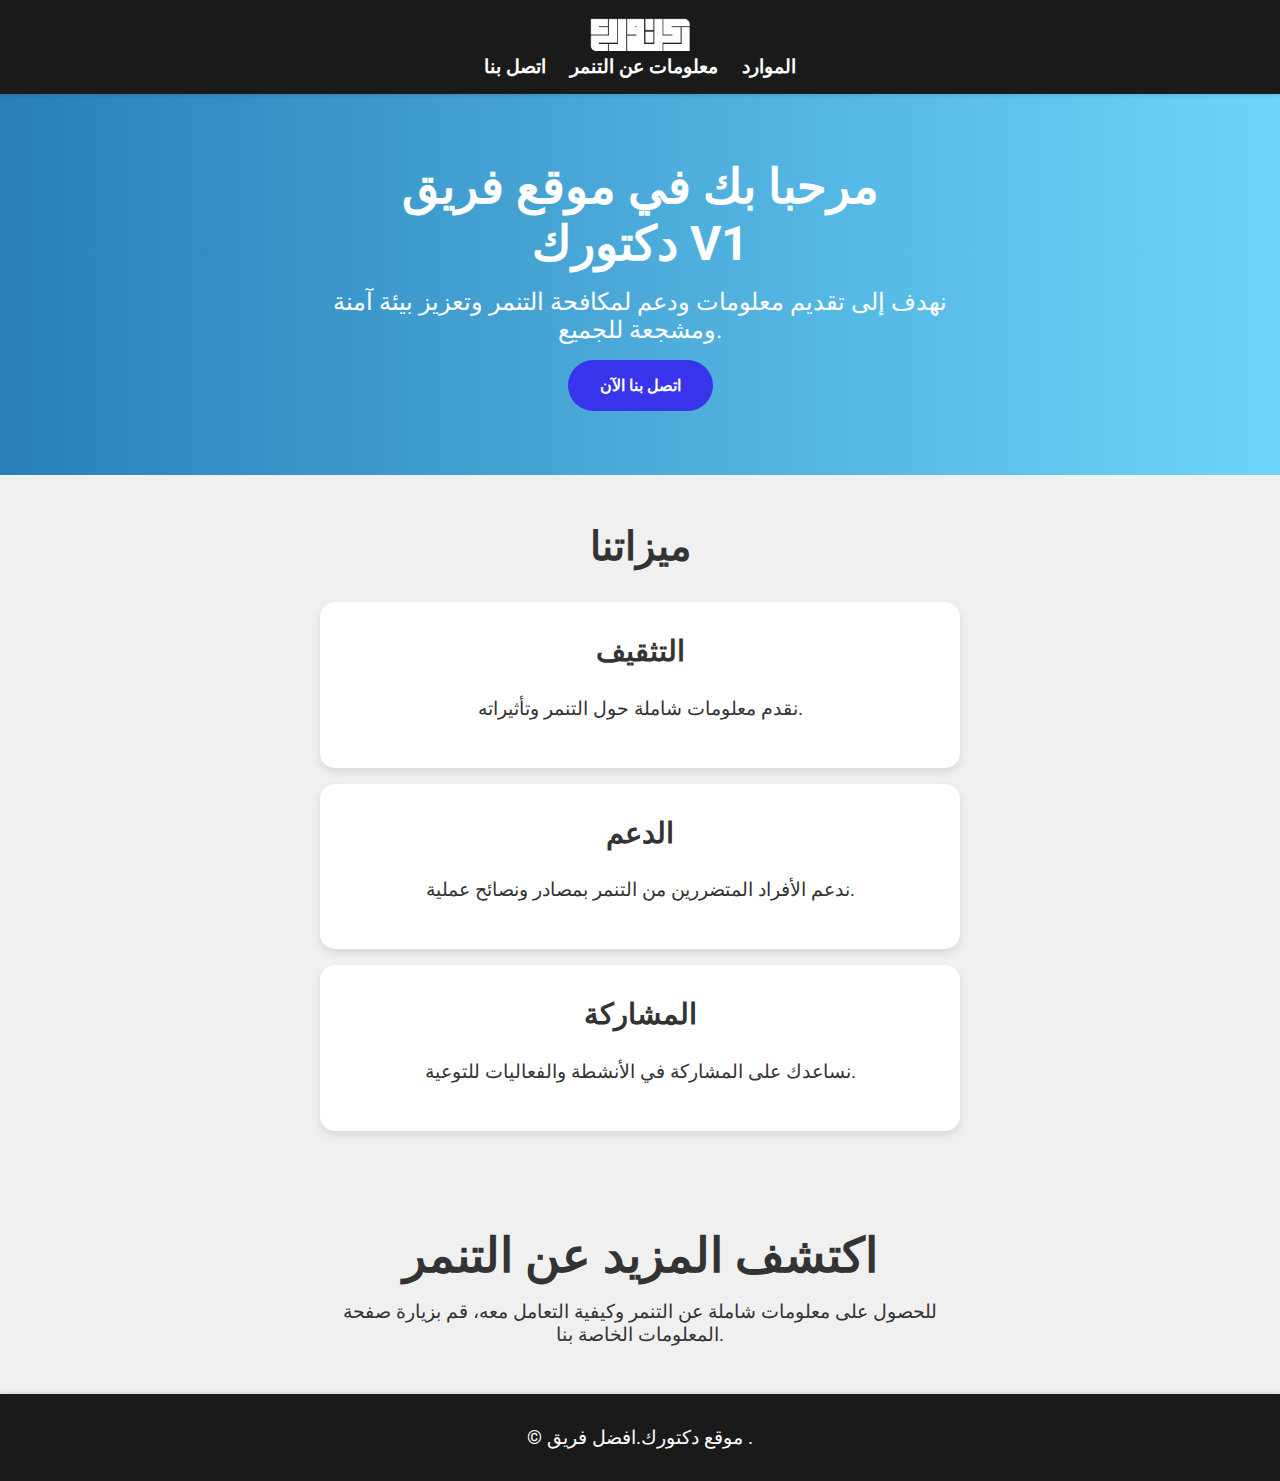
<file: index.html>
<!DOCTYPE html>
<html lang="ar">
<head>
    <meta charset="UTF-8">
    <meta name="viewport" content="width=device-width, initial-scale=1.0">
    <title>موقع فريق فالكون - الصفحة الرئيسية</title>
    <link rel="stylesheet" href="styles.css">
    <link href="https://fonts.googleapis.com/css2?family=Roboto:wght@400;700&display=swap" rel="stylesheet">
</head>
<body>
    <header>
        
        <div class="container">
            <img class="logo"  src="اللوجو.png" alt="الوجو" >
            
            <nav>
                <ul>
                     <li><a href="contact.html">اتصل بنا</a></li>
                  <li><a href="details.html">معلومات عن التنمر</a></li>
                    <li><a href="resources.html">الموارد</a></li>
                  
                    
                     
                   
                </ul>
            </nav>
        </div>
    </header>

    <section id="hero">
        <div class="container">
            <h2>مرحبا بك في موقع فريق  دكتورك V1</h2>
            <p>نهدف إلى تقديم معلومات ودعم لمكافحة التنمر وتعزيز بيئة آمنة ومشجعة للجميع.</p>
            <a href="contact.html" class="btn-primary">اتصل بنا الآن</a>
        </div>
    </section>

    <section id="features">
        <div class="container">
            <h2>ميزاتنا</h2>
            <div  id="education" class="feature-item clickable-div" >
                <h3>التثقيف</h3>
                <p>نقدم معلومات شاملة حول التنمر وتأثيراته.</p>
            </div>
            <div  id="support" class="feature-item clickable-div">
                <h3>الدعم</h3>
                <p>ندعم الأفراد المتضررين من التنمر بمصادر ونصائح عملية.</p>
            </div>
            <div id="participation" class="feature-item clickable-div">
                <h3>المشاركة</h3>
                <p>نساعدك على المشاركة في الأنشطة والفعاليات للتوعية.</p>
            </div>
        </div>
    </section>

    <section id="cta">
        <div class="container">
            <div id="info-section" class="clickable-div">
                <h2>اكتشف المزيد عن التنمر</h2>
                <p>للحصول على معلومات شاملة عن التنمر وكيفية التعامل معه، قم بزيارة صفحة المعلومات الخاصة بنا.</p>
            </div>
        </div>
    </section>

    <footer>
        <div class="container">
            <p>&copy; موقع دكتورك.افضل فريق .</p>
        </div>
    </footer>

    <script>
        document.getElementById('education').addEventListener('click', function() {
            window.location.href = 'details.html';
        });

        document.getElementById('support').addEventListener('click', function() {
            window.location.href = 'contact.html';
        });

        document.getElementById('participation').addEventListener('click', function() {
            window.location.href = 'participation.html';
        });

        document.getElementById('info-section').addEventListener('click', function() {
            window.location.href = href ='details.html';
        });
    </script>
</body>
</html>
</file>
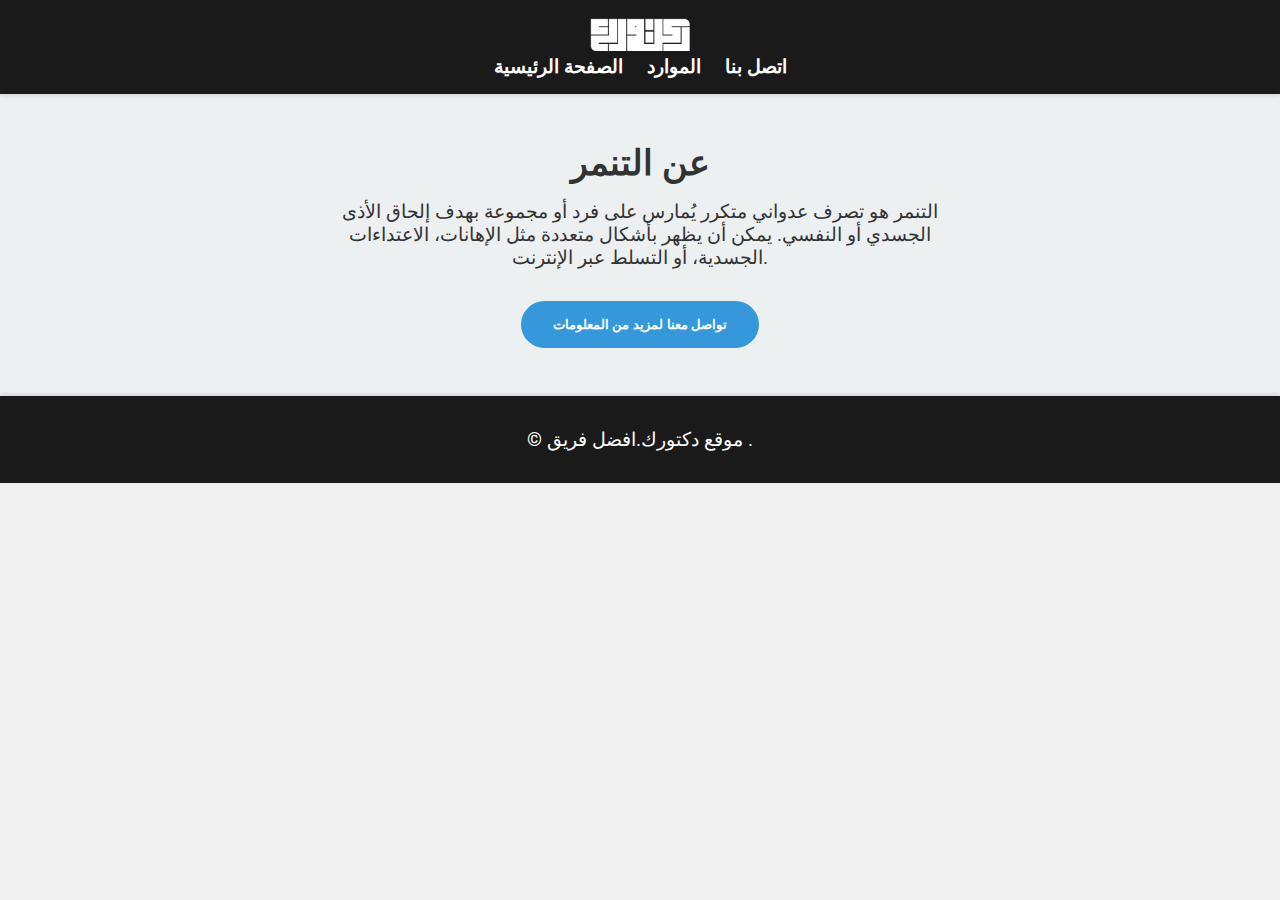
<file: about.html>
<!DOCTYPE html>
<html lang="ar">
<head>
    <meta charset="UTF-8">
    <meta name="viewport" content="width=device-width, initial-scale=1.0">
    <title>موقع دكتورك - معلومات عن التنمر</title>
    <link rel="stylesheet" href="styles.css">
    <link href="https://fonts.googleapis.com/css2?family=Roboto:wght@400;700&display=swap" rel="stylesheet">
</head>
<body>
    <header>
        <div class="container">
            <img class="logo"  src="اللوجو.png" alt="الوجو" >
            <nav>
                <ul>
                    <li><a href="index.html">الصفحة الرئيسية</a></li>
                    
                    <li><a href="resources.html">الموارد</a></li>
                    <li><a href="contact.html">اتصل بنا</a></li>
                </ul>
            </nav>
        </div>
    </header>

    <section id="about">
        <div class="container">
            <h2>عن التنمر</h2>
            <p>التنمر هو تصرف عدواني متكرر يُمارس على فرد أو مجموعة بهدف إلحاق الأذى الجسدي أو النفسي. يمكن أن يظهر بأشكال متعددة مثل الإهانات، الاعتداءات الجسدية، أو التسلط عبر الإنترنت.</p>
            <button onclick="window.location.href='contact.html'">تواصل معنا لمزيد من المعلومات</button>
        </div>
    </section>

    <footer>
        <div class="container">
            <p>&copy; موقع دكتورك.افضل فريق .</p>
        </div>
    </footer>
</body>
</html>
</file>
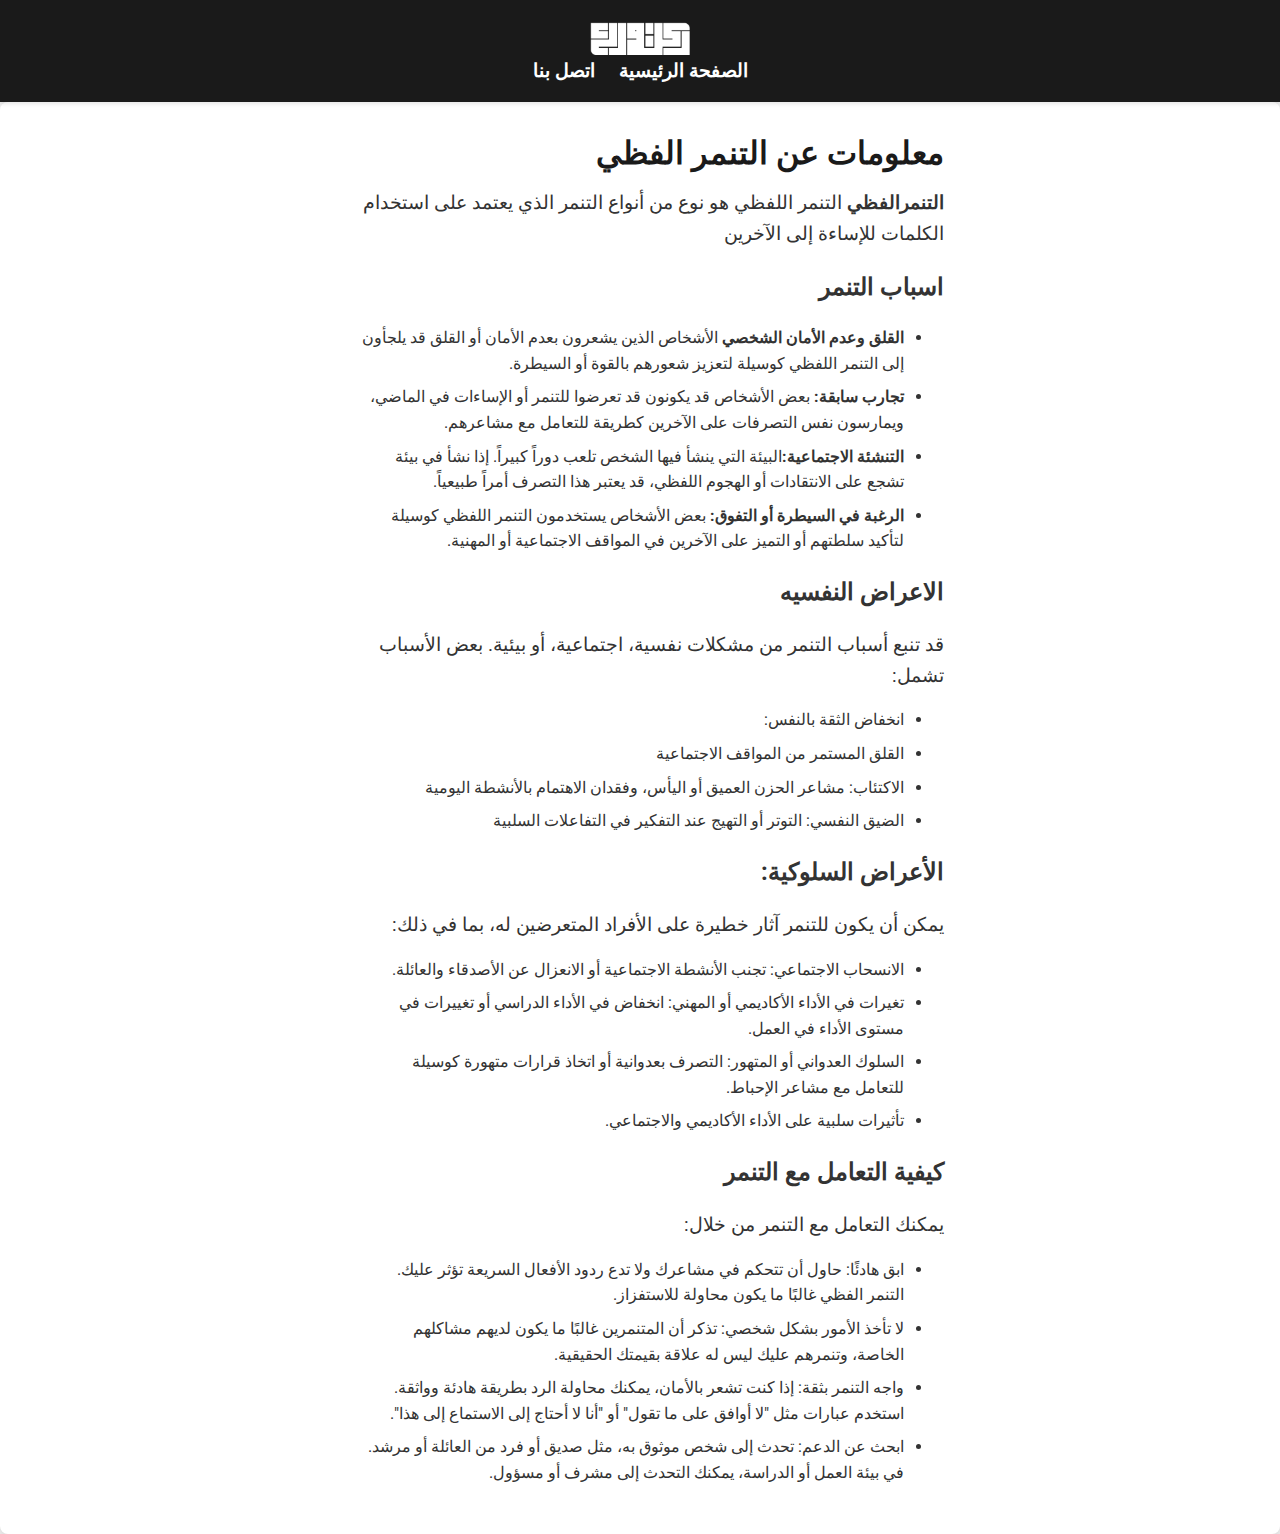
<file: buyyling1.html>
<!DOCTYPE html>
<html lang="ar">
<head>
    <meta charset="UTF-8">
    <meta name="viewport" content="width=device-width, initial-scale=1.0">
    <title>موقع دكتورك - معلومات عن التنمر</title>
    <link rel="stylesheet" href="styles.css">
    <link href="https://fonts.googleapis.com/css2?family=Roboto:wght@400;700&display=swap" rel="stylesheet">
    <style>
        body {
            direction: rtl;
            text-align: right;
            font-family: 'Roboto', sans-serif;
        }
        header, footer, section {
            margin: 0 auto;
            padding: 20px;
        }
        nav ul {
            list-style-type: none;
            padding: 0;
        }
        nav ul li {
            display: inline;
            margin-left: 10px;
        }
        nav ul li a {
            text-decoration: none;
            color: #333;
        }
        .container {
            width: 80%;
            margin: 0 auto;
        }
        .impact-card {
            margin: 20px 0;
        }
        .impact-card img {
            max-width: 100%;
            height: auto;
        }
    </style>
</head>
<body>
    <header>
        <div class="container">
            <img class="logo"  src="اللوجو.png" alt="الوجو" >
            <nav>
                <ul>
                    <li><a href="index.html">الصفحة الرئيسية</a></li>
                
                
                    <li><a href="contact.html">اتصل بنا</a></li>
                </ul>
            </nav>
        </div>
    </header>

    <section id="details">
        <div class="container">
            <h2>معلومات عن التنمر الفظي </h2>
            <p><strong>التنمرالفظي</strong> التنمر اللفظي هو نوع من أنواع التنمر الذي يعتمد على استخدام الكلمات للإساءة إلى الآخرين</p>
            
            <h3>اسباب التنمر </h3>
            <ul>
                <li><strong>القلق وعدم الأمان الشخصي    </strong> الأشخاص الذين يشعرون بعدم الأمان أو القلق قد يلجأون إلى التنمر اللفظي كوسيلة لتعزيز شعورهم بالقوة أو السيطرة.

                </li>
                <li><strong>تجارب سابقة:</strong>  بعض الأشخاص قد يكونون قد تعرضوا للتنمر أو الإساءات في الماضي، ويمارسون نفس التصرفات على الآخرين كطريقة للتعامل مع مشاعرهم.  </li>


                <li><strong>التنشئة الاجتماعية:</strong>البيئة التي ينشأ فيها الشخص تلعب دوراً كبيراً. إذا نشأ في بيئة تشجع على الانتقادات أو الهجوم اللفظي، قد يعتبر هذا التصرف أمراً طبيعياً.

                </li>


                <li><strong>    الرغبة في السيطرة أو التفوق:</strong> بعض الأشخاص يستخدمون التنمر اللفظي كوسيلة لتأكيد سلطتهم أو التميز على الآخرين في المواقف الاجتماعية أو المهنية.

                </li>


            </ul>
            
            <h3>الاعراض النفسيه </h3>
            <p>قد تنبع أسباب التنمر من مشكلات نفسية، اجتماعية، أو بيئية. بعض الأسباب تشمل:</p>
            <ul>
                <li>انخفاض الثقة بالنفس:</li>
                <li>القلق المستمر من المواقف الاجتماعية</li>
                <li>الاكتئاب: مشاعر الحزن العميق أو اليأس، وفقدان الاهتمام بالأنشطة اليومية</li>
                <li>الضيق النفسي: التوتر أو التهيج عند التفكير في التفاعلات السلبية </li>
            </ul>

            <h3>الأعراض السلوكية:</h3>
            <p>يمكن أن يكون للتنمر آثار خطيرة على الأفراد المتعرضين له، بما في ذلك:</p>
            <ul>
                <li>الانسحاب الاجتماعي: تجنب الأنشطة الاجتماعية أو الانعزال عن الأصدقاء والعائلة.
                </li>
                <li>تغيرات في الأداء الأكاديمي أو المهني: انخفاض في الأداء الدراسي أو تغييرات في مستوى الأداء في العمل.
                </li>
                <li>السلوك العدواني أو المتهور: التصرف بعدوانية أو اتخاذ قرارات متهورة كوسيلة للتعامل مع مشاعر الإحباط.</li>
                <li>تأثيرات سلبية على الأداء الأكاديمي والاجتماعي.</li>
            </ul>

            <h3>كيفية التعامل مع التنمر</h3>
            <p>يمكنك التعامل مع التنمر من خلال:</p>
            <ul>
                <li>ابق هادئًا: حاول أن تتحكم في مشاعرك ولا تدع ردود الأفعال السريعة تؤثر عليك. التنمر الفظي غالبًا ما يكون محاولة للاستفزاز.</li>
                <li>لا تأخذ الأمور بشكل شخصي: تذكر أن المتنمرين غالبًا ما يكون لديهم مشاكلهم الخاصة، وتنمرهم عليك ليس له علاقة بقيمتك الحقيقية.</li>
                <li>واجه التنمر بثقة: إذا كنت تشعر بالأمان، يمكنك محاولة الرد بطريقة هادئة وواثقة. استخدم عبارات مثل "لا أوافق على ما تقول" أو "أنا لا أحتاج إلى الاستماع إلى هذا".</li>
                <li>ابحث عن الدعم: تحدث إلى شخص موثوق به، مثل صديق أو فرد من العائلة أو مرشد. في بيئة العمل أو الدراسة، يمكنك التحدث إلى مشرف أو مسؤول.</li>
            </ul>
        </div>
</file>
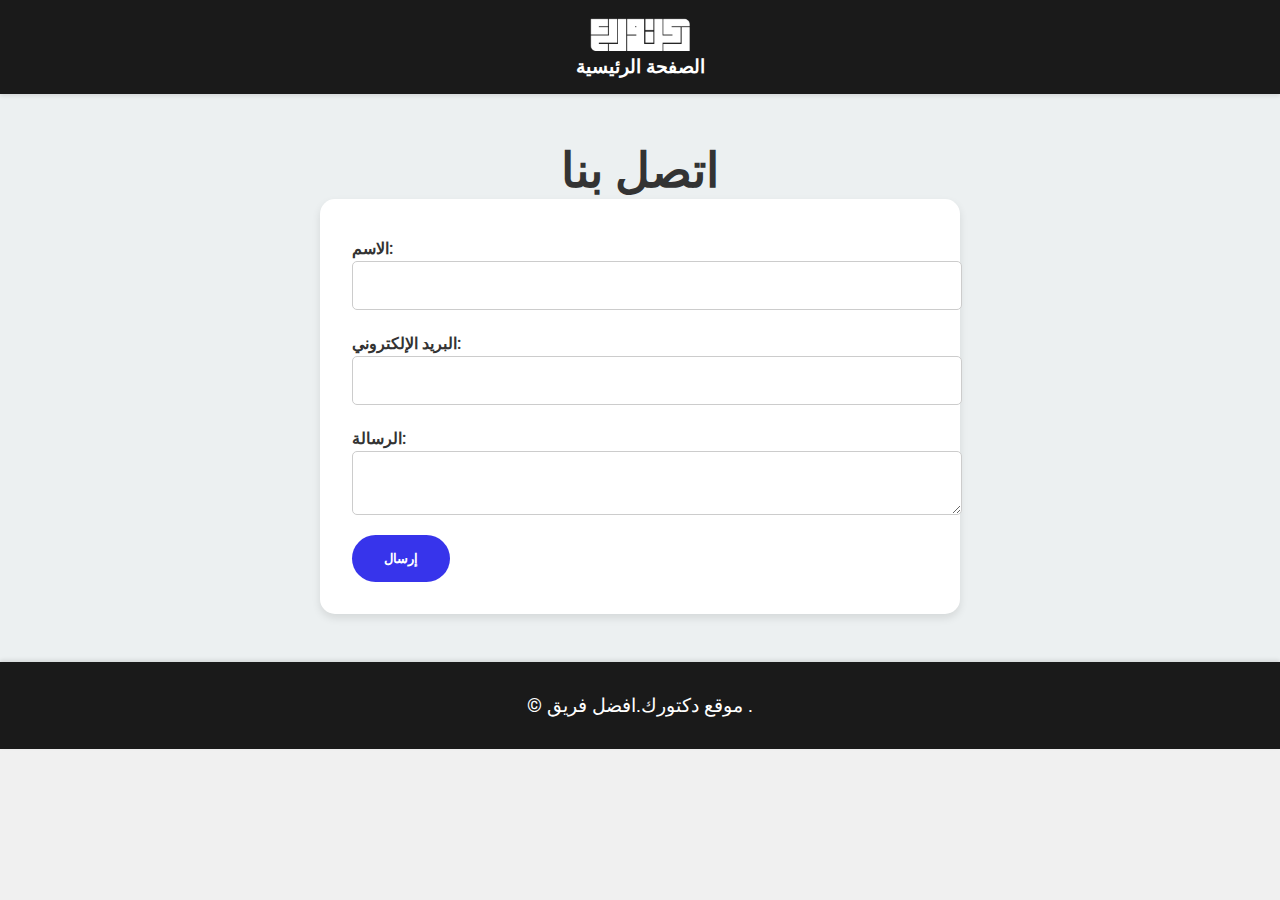
<file: contact.html>
<!DOCTYPE html>
<html lang="ar">
<head>
    <meta charset="UTF-8">
    <meta name="viewport" content="width=device-width, initial-scale=1.0">
    <title>موقع دكتورك - معلومات عن التنمر</title>
    <link rel="stylesheet" href="styles.css">
    <link href="https://fonts.googleapis.com/css2?family=Roboto:wght@400;700&display=swap" rel="stylesheet">
</head>
<body>
    <header>
        <div class="container">
            <img class="logo"  src="اللوجو.png" alt="الوجو" >
            <nav>
                <ul>
                    <li><a href="index.html">الصفحة الرئيسية</a></li>
                    
                    
                    
                   
                </ul>
            </nav>
        </div>
    </header>

    <section id="contact">
        <div class="container">
            <h2 class="sport">اتصل بنا</h2>
            <form id="contactForm" method="post" action="https://formspree.io/f/xwpenpko">
                <label for="name">الاسم:</label>
                <input type="text" id="name" name="name" required>

                <label for="email">البريد الإلكتروني:</label>
                <input type="email" id="email" name="email" required>

                <label for="message">الرسالة:</label>
                <textarea id="message" name="message" required></textarea>

                <button type="submit" class="btn-primary">إرسال</button>
            </form>
        </div>
    </section>

    <footer>
        <div class="container">
            <p>&copy; موقع دكتورك.افضل فريق .</p>
        </div>
    </footer>
</body>
</html>
</file>
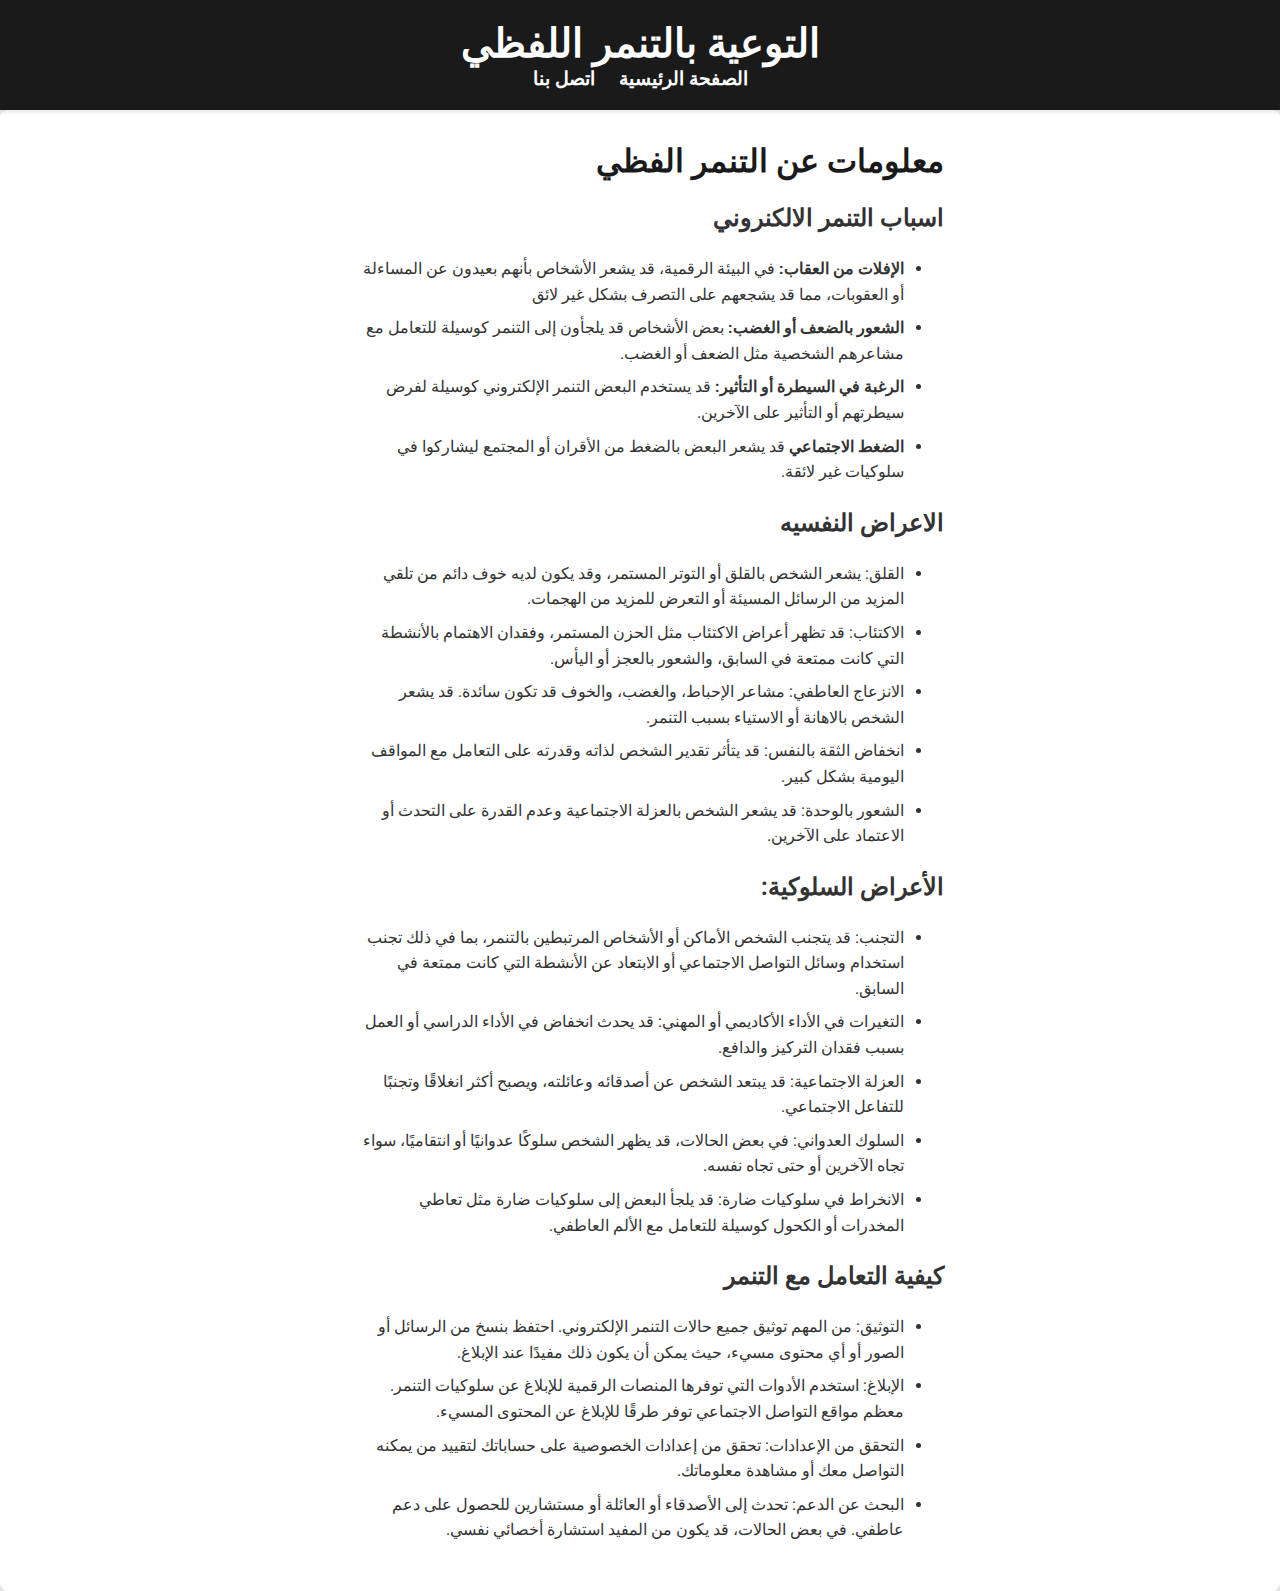
<file: ddddd.html>
<!DOCTYPE html>
<html lang="ar">
<head>
    <meta charset="UTF-8">
    <meta name="viewport" content="width=device-width, initial-scale=1.0">
    <title>موقع دكتورك - معلومات عن التنمر</title>
    <link rel="stylesheet" href="styles.css">
    <link href="https://fonts.googleapis.com/css2?family=Roboto:wght@400;700&display=swap" rel="stylesheet">
    <style>
        body {
            direction: rtl;
            text-align: right;
            font-family: 'Roboto', sans-serif;
        }
        header, footer, section {
            margin: 0 auto;
            padding: 20px;
        }
        nav ul {
            list-style-type: none;
            padding: 0;
        }
        nav ul li {
            display: inline;
            margin-left: 10px;
        }
        nav ul li a {
            text-decoration: none;
            color: #333;
        }
        .container {
            width: 80%;
            margin: 0 auto;
        }
        .impact-card {
            margin: 20px 0;
        }
        .impact-card img {
            max-width: 100%;
            height: auto;
        }
    </style>
</head>
<body>
    <header>
        <div class="container">
            <h1>التوعية بالتنمر اللفظي</h1>
            <nav>
                <ul>
                    <li><a href="index.html">الصفحة الرئيسية</a></li>
                
                
                    <li><a href="contact.html">اتصل بنا</a></li>
                </ul>
            </nav>
        </div>
    </header>

    <section id="details">
        <div class="container">
            <h2>معلومات عن التنمر الفظي </h2>
           
            
            <h3>اسباب التنمر الالكنروني</h3>
            <ul>
                <li><strong>  الإفلات من العقاب: </strong> في البيئة الرقمية، قد يشعر الأشخاص بأنهم بعيدون عن المساءلة أو العقوبات، مما قد يشجعهم على التصرف بشكل غير لائق

                </li>
                <li><strong>الشعور بالضعف أو الغضب: </strong>   بعض الأشخاص قد يلجأون إلى التنمر كوسيلة للتعامل مع مشاعرهم الشخصية مثل الضعف أو الغضب. </li>


                <li><strong>الرغبة في السيطرة أو التأثير:</strong> قد يستخدم البعض التنمر الإلكتروني كوسيلة لفرض سيطرتهم أو التأثير على الآخرين.

                </li>


                <li><strong>    الضغط الاجتماعي  </strong> قد يشعر البعض بالضغط من الأقران أو المجتمع ليشاركوا في سلوكيات غير لائقة.

                </li>


            </ul>
            
            <h3>الاعراض النفسيه </h3>
          
            <ul>
                <li>القلق: يشعر الشخص بالقلق أو التوتر المستمر، وقد يكون لديه خوف دائم من تلقي المزيد من الرسائل المسيئة أو التعرض للمزيد من الهجمات.</li>
                <li>الاكتئاب: قد تظهر أعراض الاكتئاب مثل الحزن المستمر، وفقدان الاهتمام بالأنشطة التي كانت ممتعة في السابق، والشعور بالعجز أو اليأس.</li>
                <li>الانزعاج العاطفي: مشاعر الإحباط، والغضب، والخوف قد تكون سائدة. قد يشعر الشخص بالاهانة أو الاستياء بسبب التنمر.</li>
                <li>انخفاض الثقة بالنفس: قد يتأثر تقدير الشخص لذاته وقدرته على التعامل مع المواقف اليومية بشكل كبير.</li>
                <li>الشعور بالوحدة: قد يشعر الشخص بالعزلة الاجتماعية وعدم القدرة على التحدث أو الاعتماد على الآخرين.</li>
            </ul>

            <h3>الأعراض السلوكية:</h3>
          
            <ul>
                <li> التجنب: قد يتجنب الشخص الأماكن أو الأشخاص المرتبطين بالتنمر، بما في ذلك تجنب استخدام وسائل التواصل الاجتماعي أو الابتعاد عن الأنشطة التي كانت ممتعة في السابق.</li>
                
                <li> التغيرات في الأداء الأكاديمي أو المهني: قد يحدث انخفاض في الأداء الدراسي أو العمل بسبب فقدان التركيز والدافع.</li>
                
                <li>العزلة الاجتماعية: قد يبتعد الشخص عن أصدقائه وعائلته، ويصبح أكثر انغلاقًا وتجنبًا للتفاعل الاجتماعي.</li>
                <li>السلوك العدواني: في بعض الحالات، قد يظهر الشخص سلوكًا عدوانيًا أو انتقاميًا، سواء تجاه الآخرين أو حتى تجاه نفسه. </li>
                <li>الانخراط في سلوكيات ضارة: قد يلجأ البعض إلى سلوكيات ضارة مثل تعاطي المخدرات أو الكحول كوسيلة للتعامل مع الألم العاطفي.</li>
            </ul>

            <h3>كيفية التعامل مع التنمر</h3>
       
            <ul>
                <li>التوثيق: من المهم توثيق جميع حالات التنمر الإلكتروني. احتفظ بنسخ من الرسائل أو الصور أو أي محتوى مسيء، حيث يمكن أن يكون ذلك مفيدًا عند الإبلاغ. </li>
                <li>الإبلاغ: استخدم الأدوات التي توفرها المنصات الرقمية للإبلاغ عن سلوكيات التنمر. معظم مواقع التواصل الاجتماعي توفر طرقًا للإبلاغ عن المحتوى المسيء.</li>
                <li>التحقق من الإعدادات: تحقق من إعدادات الخصوصية على حساباتك لتقييد من يمكنه التواصل معك أو مشاهدة معلوماتك.</li>
                <li>البحث عن الدعم: تحدث إلى الأصدقاء أو العائلة أو مستشارين للحصول على دعم عاطفي. في بعض الحالات، قد يكون من المفيد استشارة أخصائي نفسي.</li>
            </ul>
        </div>
</file>
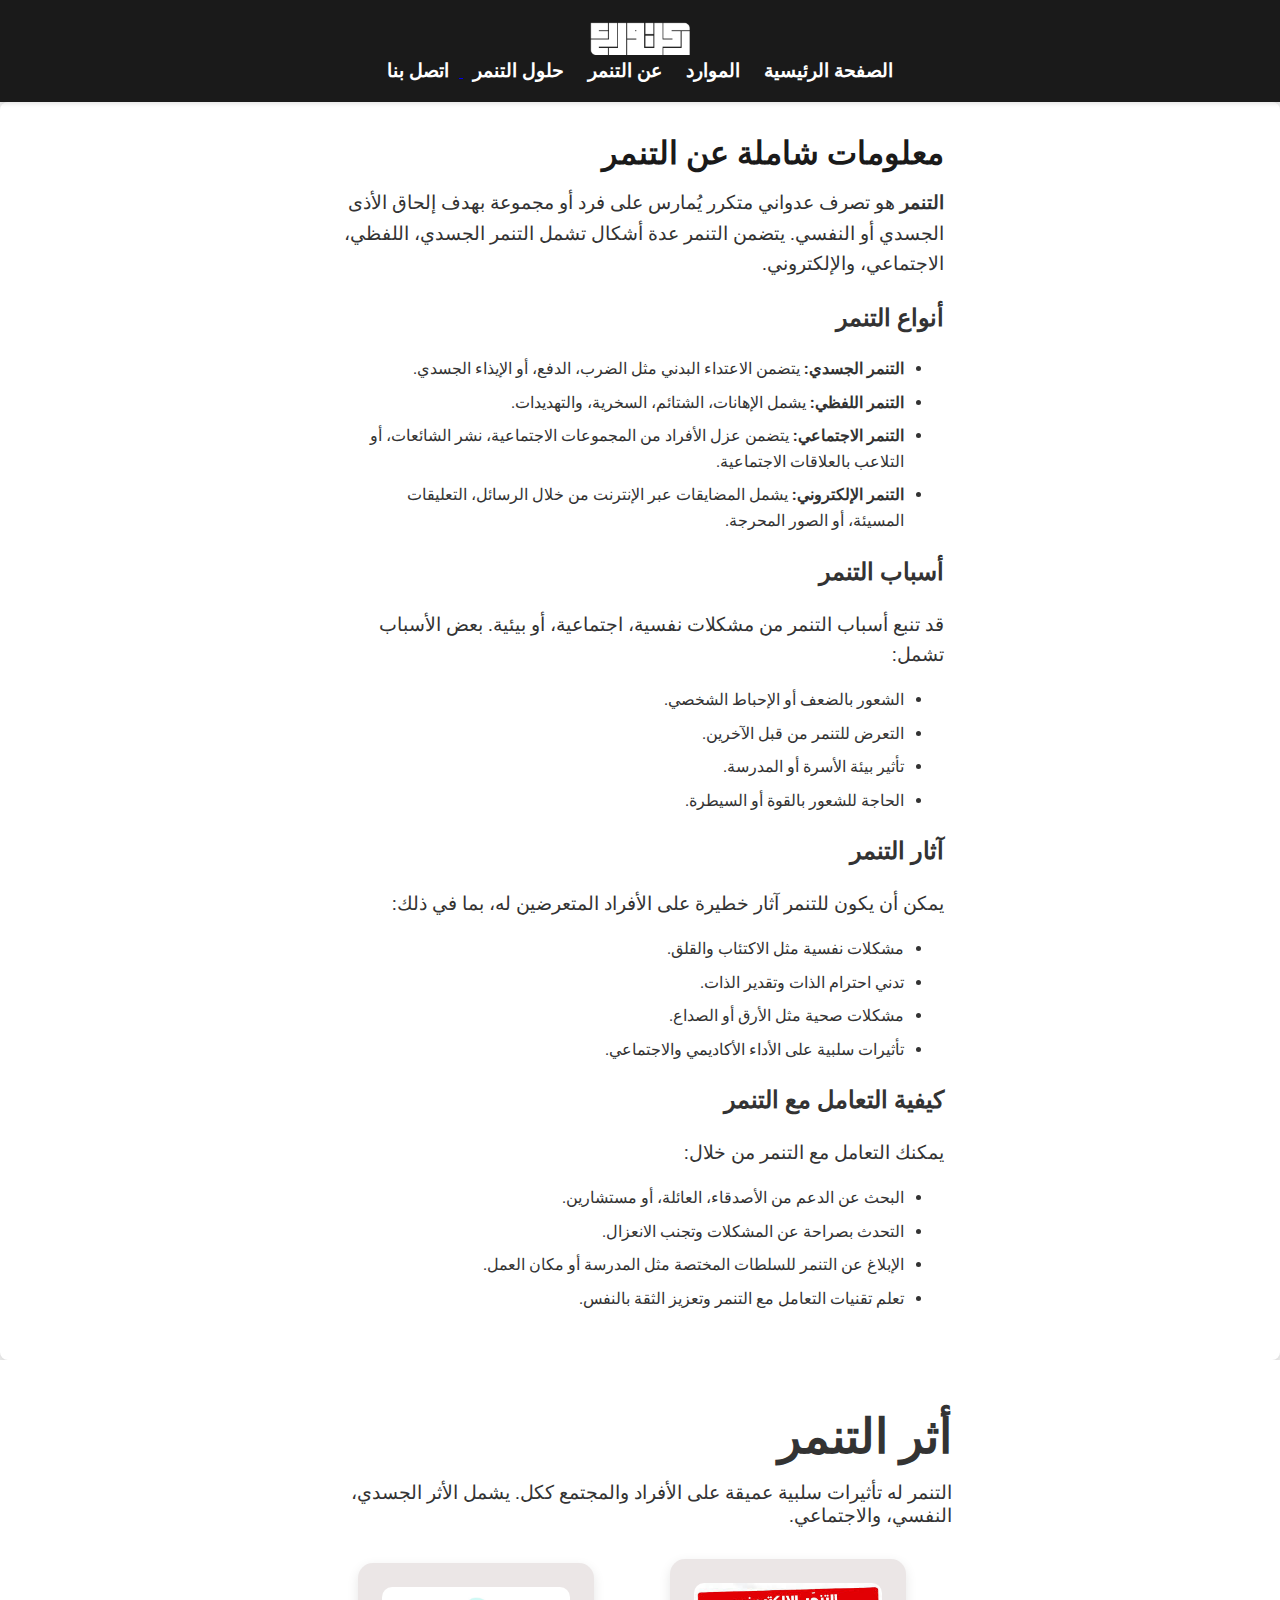
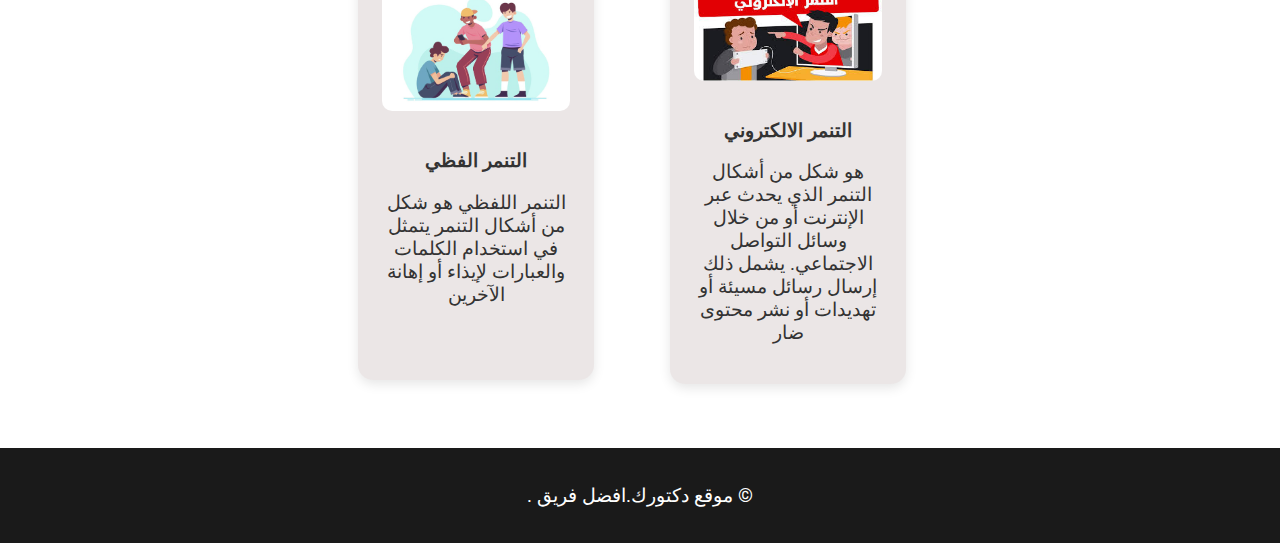
<file: details.html>
<!DOCTYPE html>
<html lang="ar">

<head>
    <meta charset="UTF-8">
    <meta name="viewport" content="width=device-width, initial-scale=1.0">
    <title>موقع دكتورك - معلومات عن التنمر</title>
    <link rel="stylesheet" href="styles.css">
    <link href="https://fonts.googleapis.com/css2?family=Roboto:wght@400;700&display=swap" rel="stylesheet">
    <style>
        body {
            direction: rtl;
            text-align: right;
            font-family: 'Roboto', sans-serif;
        }

        header,
        footer,
        section {
            margin: 0 auto;
            padding: 20px;
        }

        nav ul {
            list-style-type: none;
            padding: 0;
        }

        nav ul li {
            display: inline;
            margin-left: 10px;
        }

        nav ul li a {
            text-decoration: none;
            color: #333;
        }

        .container {
            width: 80%;
            margin: 0 auto;
        }

        .impact-card {
            margin: 20px 0;
        }

        .impact-card img {
            max-width: 100%;
            height: auto;
        }
    </style>
</head>

<body>
    <header>
        <div class="container">
            <img class="logo" src="اللوجو.png" alt="الوجو">
            <nav>
                <ul>
                    <li><a href="index.html">الصفحة الرئيسية</a></li>
                    <li><a href="resources.html">الموارد</a></li>

                    <li><a href="about.html">عن التنمر</a></li>
                    <li><a href="solutions.html"> حلول التنمر</li>
                    <li><a href="contact.html">اتصل بنا</a></li>





                </ul>
            </nav>
        </div>
    </header>

    <section id="details">
        <div class="container">
            <h2>معلومات شاملة عن التنمر</h2>
            <p><strong>التنمر</strong> هو تصرف عدواني متكرر يُمارس على فرد أو مجموعة بهدف إلحاق الأذى الجسدي أو النفسي.
                يتضمن التنمر عدة أشكال تشمل التنمر الجسدي، اللفظي، الاجتماعي، والإلكتروني.</p>

            <h3>أنواع التنمر</h3>
            <ul>
                <li><strong>التنمر الجسدي:</strong> يتضمن الاعتداء البدني مثل الضرب، الدفع، أو الإيذاء الجسدي.</li>
                <li><strong>التنمر اللفظي:</strong> يشمل الإهانات، الشتائم، السخرية، والتهديدات.</li>
                <li><strong>التنمر الاجتماعي:</strong> يتضمن عزل الأفراد من المجموعات الاجتماعية، نشر الشائعات، أو
                    التلاعب بالعلاقات الاجتماعية.</li>
                <li><strong>التنمر الإلكتروني:</strong> يشمل المضايقات عبر الإنترنت من خلال الرسائل، التعليقات المسيئة،
                    أو الصور المحرجة.</li>
            </ul>

            <h3>أسباب التنمر</h3>
            <p>قد تنبع أسباب التنمر من مشكلات نفسية، اجتماعية، أو بيئية. بعض الأسباب تشمل:</p>
            <ul>
                <li>الشعور بالضعف أو الإحباط الشخصي.</li>
                <li>التعرض للتنمر من قبل الآخرين.</li>
                <li>تأثير بيئة الأسرة أو المدرسة.</li>
                <li>الحاجة للشعور بالقوة أو السيطرة.</li>
            </ul>

            <h3>آثار التنمر</h3>
            <p>يمكن أن يكون للتنمر آثار خطيرة على الأفراد المتعرضين له، بما في ذلك:</p>
            <ul>
                <li>مشكلات نفسية مثل الاكتئاب والقلق.</li>
                <li>تدني احترام الذات وتقدير الذات.</li>
                <li>مشكلات صحية مثل الأرق أو الصداع.</li>
                <li>تأثيرات سلبية على الأداء الأكاديمي والاجتماعي.</li>
            </ul>

            <h3>كيفية التعامل مع التنمر</h3>
            <p>يمكنك التعامل مع التنمر من خلال:</p>
            <ul>
                <li>البحث عن الدعم من الأصدقاء، العائلة، أو مستشارين.</li>
                <li>التحدث بصراحة عن المشكلات وتجنب الانعزال.</li>
                <li>الإبلاغ عن التنمر للسلطات المختصة مثل المدرسة أو مكان العمل.</li>
                <li>تعلم تقنيات التعامل مع التنمر وتعزيز الثقة بالنفس.</li>
            </ul>
        </div>
    </section>

    <section id="impact" class="impact-section">
        <div class="container">
            <h2>أثر التنمر</h2>
            <p>التنمر له تأثيرات سلبية عميقة على الأفراد والمجتمع ككل. يشمل الأثر الجسدي، النفسي، والاجتماعي.</p>
            <div id="buyy" class="impact-info">
                <div id="done" class="impact-card1" onclick="location.href='ddddd.html';">


                    <img src="يتنمر.jpg" alt="التنمر الالكتروني">
                    <h3>التنمر الالكتروني</h3>
                    <p>
                        هو شكل من أشكال التنمر الذي يحدث عبر الإنترنت أو من خلال وسائل التواصل الاجتماعي. يشمل ذلك إرسال رسائل مسيئة أو تهديدات أو نشر محتوى ضار 
                       </p>
                </div>
                <div id="buy900" class="impact-card" onclick="location.href='buyyling1.html';">
                    <img src="التنمر.jpg" alt="التنمر الفظي">
                    <h3>التنمر الفظي</h3>
                    <p>التنمر اللفظي هو شكل من أشكال التنمر يتمثل في استخدام الكلمات والعبارات لإيذاء أو إهانة الآخرين
                        </p>
                </div>
            </div>
        </div>
    </section>



    </script>
    </section>

    <footer>
        <div class="container">
            <p>&copy; موقع دكتورك.افضل فريق .</p>
        </div>
    </footer>


    <script>
        document.getElementById('done').addEventListener('click', function() {
            window.location.href = 'ddddd.html';
        });


</script>


</body>


</html>
</file>
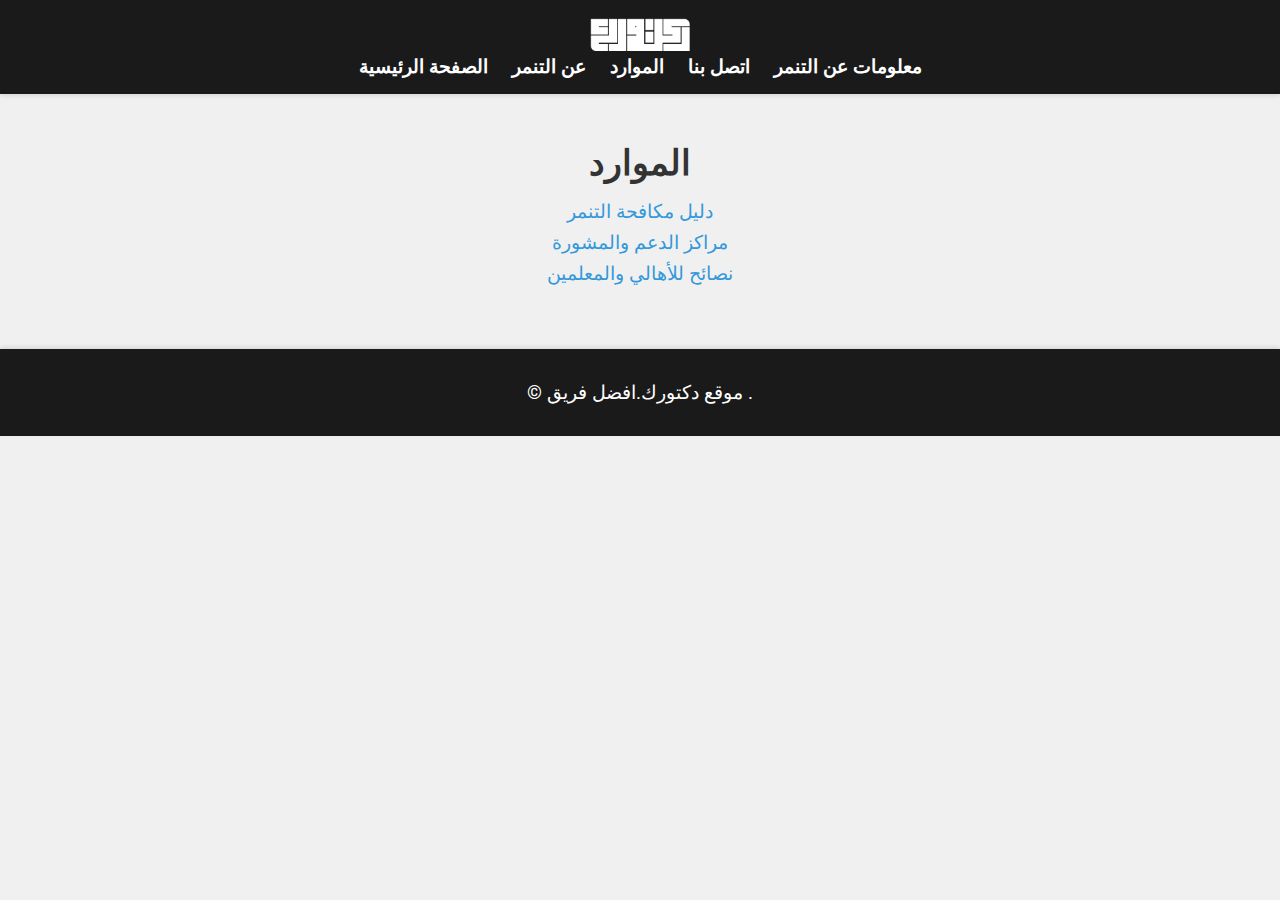
<file: resources.html>
<!DOCTYPE html>
<html lang="ar">
<head>
    <meta charset="UTF-8">
    <meta name="viewport" content="width=device-width, initial-scale=1.0">
    <title>موقع دكتورك - معلومات عن التنمر</title>
    <link rel="stylesheet" href="styles.css">
    <link href="https://fonts.googleapis.com/css2?family=Roboto:wght@400;700&display=swap" rel="stylesheet">
</head>
<body>
    <header>
        <div class="container">
            <img class="logo"  src="اللوجو.png" alt="الوجو" >
            <nav>
                <ul>
                    <li><a href="index.html">الصفحة الرئيسية</a></li>
                    <li><a href="about.html">عن التنمر</a></li>
                    <li><a href="resources.html">الموارد</a></li>
                    <li><a href="contact.html">اتصل بنا</a></li>
                    <li><a href="details.html">معلومات عن التنمر</a></li>
                </ul>
            </nav>
        </div>
    </header>

    <section id="resources">
        <div class="container">
            <h2>الموارد</h2>
            <ul>
                <li><a href="https://www.example.com" class="resource-link">دليل مكافحة التنمر</a></li>
                <li><a href="https://www.example.com" class="resource-link">مراكز الدعم والمشورة</a></li>
                <li><a href="https://www.example.com" class="resource-link">نصائح للأهالي والمعلمين</a></li>
            </ul>
        </div>
    </section>

    <footer>
        <div class="container">
            <p>&copy; موقع دكتورك.افضل فريق .</p>
        </div>
    </footer>
</body>
</html>
</file>
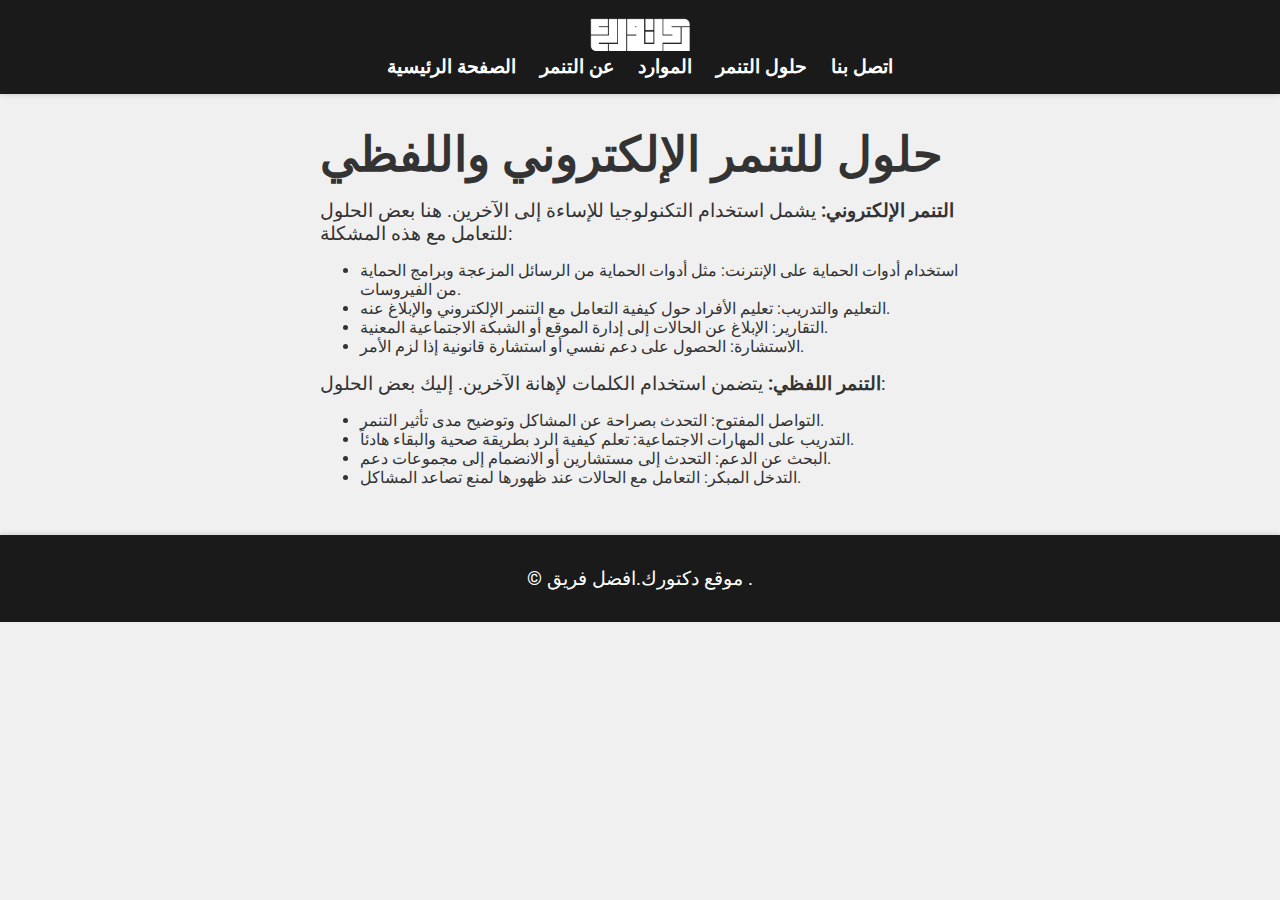
<file: solutions.html>
<!DOCTYPE html>
<html lang="ar">
<head>
    <meta charset="UTF-8">
    <meta name="viewport" content="width=device-width, initial-scale=1.0">
    <title>موقع دكتورك - معلومات عن التنمر</title>
    <link rel="stylesheet" href="styles.css">
    <link href="https://fonts.googleapis.com/css2?family=Roboto:wght@400;700&display=swap" rel="stylesheet">
</head>
<body>
    <header>
        <div class="container">
            <img class="logo"  src="اللوجو.png" alt="الوجو" >
            <nav>
                <ul>
                    <li><a href="index.html">الصفحة الرئيسية</a></li>
                    <li><a href="about.html">عن التنمر</a></li>
                    <li><a href="resources.html">الموارد</a></li>
                    <li><a href="solutions.html">حلول التنمر</a></li>
                    <li><a href="contact.html">اتصل بنا</a></li>
                </ul>
            </nav>
        </div>
    </header>

    <section id="solutions">
        <div class="container">
            <h2>حلول للتنمر الإلكتروني واللفظي</h2>
            <p><strong>التنمر الإلكتروني:</strong> يشمل استخدام التكنولوجيا للإساءة إلى الآخرين. هنا بعض الحلول للتعامل مع هذه المشكلة:</p>
            <ul>
                <li>استخدام أدوات الحماية على الإنترنت: مثل أدوات الحماية من الرسائل المزعجة وبرامج الحماية من الفيروسات.</li>
                <li>التعليم والتدريب: تعليم الأفراد حول كيفية التعامل مع التنمر الإلكتروني والإبلاغ عنه.</li>
                <li>التقارير: الإبلاغ عن الحالات إلى إدارة الموقع أو الشبكة الاجتماعية المعنية.</li>
                <li>الاستشارة: الحصول على دعم نفسي أو استشارة قانونية إذا لزم الأمر.</li>
            </ul>

            <p><strong>التنمر اللفظي:</strong> يتضمن استخدام الكلمات لإهانة الآخرين. إليك بعض الحلول:</p>
            <ul>
                <li>التواصل المفتوح: التحدث بصراحة عن المشاكل وتوضيح مدى تأثير التنمر.</li>
                <li>التدريب على المهارات الاجتماعية: تعلم كيفية الرد بطريقة صحية والبقاء هادئاً.</li>
                <li>البحث عن الدعم: التحدث إلى مستشارين أو الانضمام إلى مجموعات دعم.</li>
                <li>التدخل المبكر: التعامل مع الحالات عند ظهورها لمنع تصاعد المشاكل.</li>
            </ul>
        </div>
    </section>

    <footer>
        <div class="container">
            <p>&copy; موقع دكتورك.افضل فريق .</p>
        </div>
    </footer>
</body>
</html>
</file>
<file: styles.css>
/* تعيين الخطوط الأساسية والخلفية */
body {
    font-family: 'Roboto', sans-serif;
    margin: 0;
    padding: 0;
    box-sizing: border-box;
    color: #333;
    background-color: #f0f0f0;
}

/* تنسيق الحاوية المركزية */
.container {
    width: 90%;
    max-width: 1200px;
    margin: 0 auto;
   

}

/* تنسيق رأس الصفحة */
header {
    background-color: #1a1a1a;
    color: #fff;
    padding: 1rem 0;
    position: relative;
    z-index: 1000;
    display: flex;
    align-items: center; 
    justify-content: space-between; /* توزيع العناصر بحيث تكون على الأطراف */
    text-align: center;
}

.logo {
    width: 100px;
}

header h1 {
    margin: 0;
    font-size: 2.5rem;
    font-weight: 700;
    text-align: center;
    flex: 1; 
}


nav ul {
    list-style: none;
    padding: 0;
    text-align: center;
    margin: 0;
}

nav ul li {
    display: inline-block;
    margin: 0 1.5rem;
}

nav ul li a {
    color: #fff;
    text-decoration: none;
    font-weight: 600;
    font-size: 1.2rem;
    position: relative;
    transition: color 0.3s ease;
}

nav ul li a::after {
    content: '';
    display: block;
    height: 2px;
    background: #3498db;
    position: absolute;
    left: 0;
    bottom: -5px;
    width: 0;
    transition: width 0.3s ease;
}

nav ul li a:hover::after {
    width: 100%;
}

nav ul li a:hover {
    color: #3498db;
}

/* تنسيق قسم البطل */
#hero {
    background: linear-gradient(to right, #3498db, #2ecc71);
    color: #fff;
    padding: 5rem 0;
    text-align: center;
    animation: fadeIn 2s ease-out;
}

#hero h2 {
    margin: 0;
    font-size: 3rem;
    font-weight: 700;
}

#hero p {
    font-size: 1.5rem;
    margin: 1rem 0;
}

.btn-primary {
    display: inline-block;
    background-color: #3734eb;
    color: #fff;
    padding: 1rem 2rem;
    text-decoration: none;
    font-weight: 600;
    border-radius: 50px;
    transition: background-color 0.3s ease, transform 0.3s ease;
    text-align: center;
}

.btn-primary:hover {
    background-color: #1508ca;
    transform: scale(1.05);
    text-align: center;
}

/* تنسيق قسم الميزات */
#features {
    padding: 3rem 0;
    text-align: center;
}

#features h2 {
    margin-bottom: 2rem;
    font-size: 2.5rem;
    font-weight: 700;
}

.feature-item {
    background-color: #fff;
    padding: 2rem;
    margin: 1rem 0;
    border-radius: 15px;
    box-shadow: 0 4px 8px rgba(0, 0, 0, 0.1);
    transition: transform 0.3s ease, box-shadow 0.3s ease;
}

.feature-item:hover {
    transform: translateY(-10px);
    box-shadow: 0 8px 16px rgba(0, 0, 0, 0.2);
}

.feature-item h3 {
    margin-top: 0;
    font-size: 1.8rem;
    font-weight: 700;
}

/* تنسيق قسم "عن التنمر" */
#about {
    padding: 3rem 0;
    background-color: #ecf0f1;
    text-align: center;
}

#about h2 {
    font-size: 2.2rem;
    margin-bottom: 1rem;
}

#about p {
    font-size: 1.2rem;
    margin: 0 0 2rem;
}

#about button {
    background-color: #3498db;
    color: #fff;
    border: none;
    padding: 1rem 2rem;
    font-weight: 600;
    border-radius: 50px;
    cursor: pointer;
    transition: background-color 0.3s ease;
}

#about button:hover {
    background-color: #2980b9;
}

/* تنسيق قسم "الموارد" */
#resources {
    padding: 3rem 0;
    text-align: center;
}

#resources h2 {
    font-size: 2.2rem;
    margin-bottom: 1rem;
}

#resources ul {
    list-style: none;
    padding: 0;
}

#resources li {
    margin: 0.5rem 0;
}

.resource-link {
    color: #3498db;
    text-decoration: none;
    font-size: 1.2rem;
    transition: color 0.3s ease;
}

.resource-link:hover {
    color: #2980b9;
}

/* تنسيق قسم "اتصل بنا" */
#contact {
    padding: 3rem 0;
    background-color: #ecf0f1;
}

form {
    max-width: 700px;
    margin: 0 auto;
    background-color: #fff;
    padding: 2rem;
    border-radius: 15px;
    box-shadow: 0 4px 8px rgba(0, 0, 0, 0.1);
}

form label {
    display: block;
    margin: 0.5rem 0 0.2rem;
    font-weight: 600;
}

form input, form textarea {
    width: 100%;
    padding: 1rem;
    margin-bottom: 1rem;
    border: 1px solid #ccc;
    border-radius: 5px;
}

form button {
    background-color: #e74c3c;
    color: #fff;
    border: none;
    padding: 1rem 2rem;
    font-weight: 600;
    border-radius: 50px;
    cursor: pointer;
    transition: background-color 0.3s ease;
}

form button:hover {
    background-color: #c0392b;
}

/* الرسوم المتحركة */
@keyframes fadeIn {
    from {
        opacity: 0;
    }
    to {
        opacity: 1;
    }
}




/* تعيين الخطوط الأساسية والخلفية */
body {
    font-family: 'Roboto', sans-serif;
    margin: 0;
    padding: 0;
    box-sizing: border-box;
    color: #333;
    background-color: #f0f0f0;
}

/* تنسيق الحاوية المركزية */
.container {
    width: 90%;
    max-width: 1200px;
    margin: 0 auto;
}

/* تنسيق رأس الصفحة */
header {
    background-color: #1a1a1a;
    color: #fff;
    padding: 1rem 0;
    box-shadow: 0 2px 4px rgba(0, 0, 0, 0.1);
}

header h1 {
    margin: 0;
    text-align: center;
}

header nav ul {
    list-style: none;
    padding: 0;
    text-align: center;
}

header nav ul li {
    display: inline;
    margin: 0 10px;
}

header nav ul li a {
    color: #fff;
    text-decoration: none;
    font-weight: bold;
}

header nav ul li a:hover {
    text-decoration: underline;
}

/* تنسيق القسم الرئيسي */
section {
    padding: 2rem 0;
}

#details {
    background-color: #fff;
    padding: 2rem;
    border-radius: 8px;
    box-shadow: 0 4px 8px rgba(0, 0, 0, 0.1);
}

#details h2 {
    margin-top: 0;
    font-size: 2rem;
    color: #1a1a1a;
}

#details h3 {
    margin-top: 1.5rem;
    font-size: 1.5rem;
    color: #333;
}

#details p, #details ul {
    margin-top: 1rem;
    line-height: 1.6;
}

#details ul {
    padding-left: 1.5rem;
}

#details ul li {
    margin-bottom: 0.5rem;
}

/* تنسيق تذييل الصفحة */
footer {
    background-color: #1a1a1a;
    color: #fff;
    padding: 1rem 0;
    text-align: center;
    box-shadow: 0 -2px 4px rgba(0, 0, 0, 0.1);
}

footer p {
    margin: 0;
}



.sport {


text-align: center;

}



/* قسم الأثر */
.impact-section {
    padding: 3rem 1rem;
    background-color: #fff;
    position: relative;
}

.impact-content {
    max-width: 1200px;
    margin: 0 auto;
}

.impact-info {
    display: flex;
    justify-content: space-around;
    flex-wrap: wrap;
}

.impact-card {
    background-color: #ebe6e6;
    padding: 1.5rem;
    border-radius: 15px;
    box-shadow: 0 4px 12px rgba(0, 0, 0, 0.1);
    width: 30%;
    margin: 1rem;
    text-align: center;
    position: relative;                  
    overflow: hidden;
    transform: translateY(0);
    transition: transform 0.3s ease, box-shadow 0.3s ease, background-color 0.3s ease;
}

.impact-card1 {
    background-color: #ebe6e6;
    padding: 1.5rem;
    border-radius: 15px;
    box-shadow: 0 4px 12px rgba(0, 0, 0, 0.1);
    width: 30%;
    margin: 1rem;
    text-align: center;
    position: relative;                  
    overflow: hidden;
    transform: translateY(0);
    transition: transform 0.3s ease, box-shadow 0.3s ease, background-color 0.3s ease;
}

.impact-card1 img {
    max-width: 100%;
    border-radius: 10px;
    margin-bottom: 1rem;
}


.impact-card1:hover {
    transform: translateY(-10px);
    box-shadow: 0 8px 20px rgba(0, 0, 0, 0.2);
    animation: bounceIn 1s ease-out;
    background-color: #eaf2f8;
}



.impact-card img {
    max-width: 100%;
    border-radius: 10px;
    margin-bottom: 1rem;
}

.impact-card:hover {
    transform: translateY(-10px);
    box-shadow: 0 8px 20px rgba(0, 0, 0, 0.2);
    animation: bounceIn 1s ease-out;
    background-color: #eaf2f8;
}

/* قسم الدعم */
.support-section {
    padding: 3rem 1rem;
    background-color: #f1f1f1;
    text-align: center;
    position: relative;
}

.btn-secondary {
    background-color: #2c3e50;
    color: #fff;
    padding: 0.75rem 1.5rem;
    border: none;
    border-radius: 30px;
    text-decoration: none;
    font-weight: 600;
    transition: background-color 0.3s ease, transform 0.3s ease;
    position: relative;
    animation: pulse 2s infinite;
}

.btn-secondary:hover {
    background-color: #1a252f;
    transform: scale(1.05);
}


.container {
    max-width: 50%;
    animation: fadeInLeft 2s ease-out;

}

.container h2 {
    font-size: 3rem;
    margin: 0;
    font-weight: 700;
    animation: slideIn 1s ease-out;
}

.container p {
    font-size: 1.2rem;
    margin: 1rem 0;
    animation: fadeIn 2s ease-out;
}

#hero {
    display: flex;
    align-items: center;
    justify-content: space-between;
    background: linear-gradient(to right, #2980b9, #6dd5fa);
    color: #fff;
    padding: 4rem 1rem;
    background-size: cover;
    background-position: center;
    position: relative;
    overflow: hidden;
    margin-top: px;
    text-align: center;
}




.clickable-div {


text-align: center;

}
.hhh {

margin-bottom: 20px;

}
</file>
